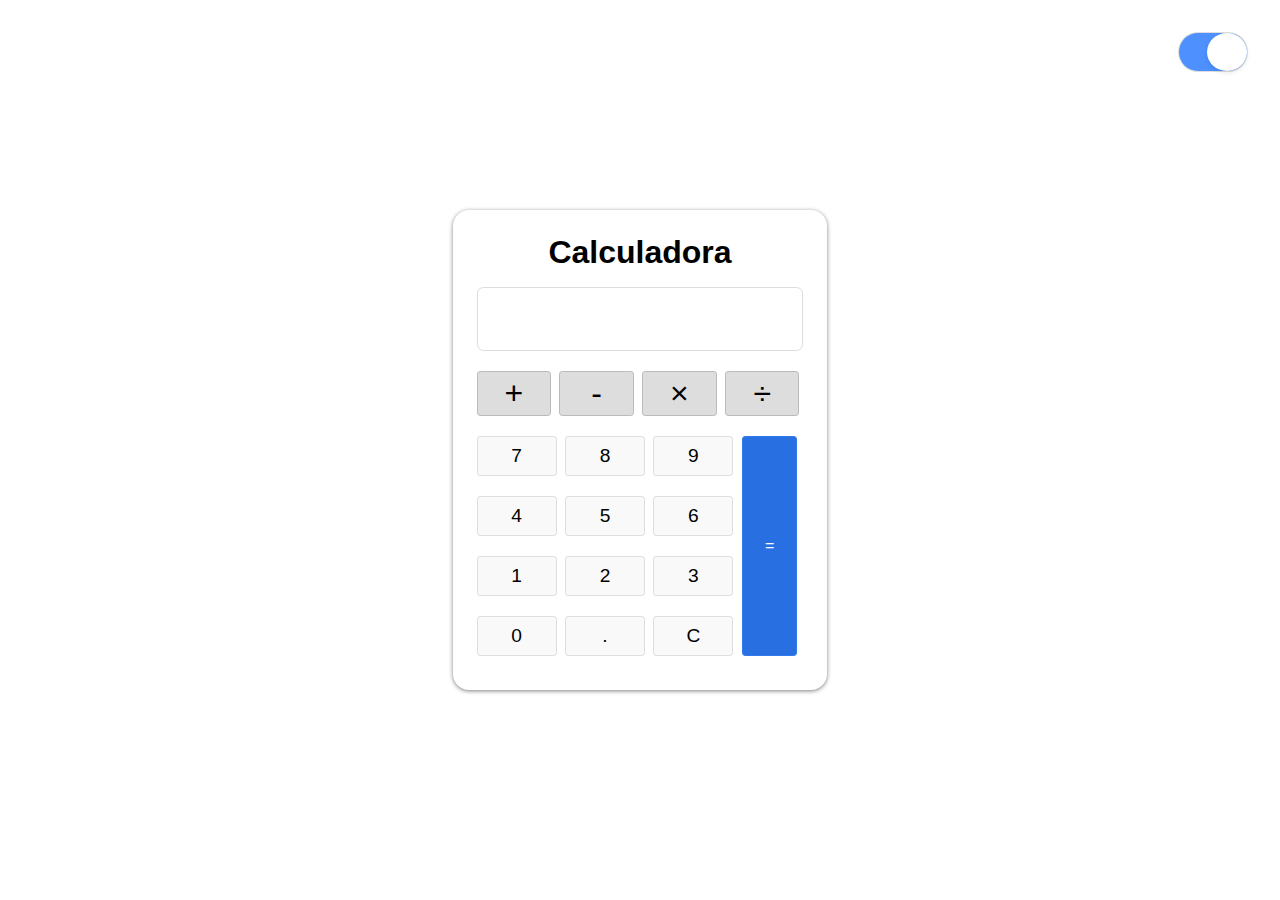
<file: Calculator/index.html>
<!DOCTYPE html>
<html lang="pt-BR">
  <head>
    <meta charset="UTF-8" />
    <meta http-equiv="X-UA-Compatible" content="IE=edge" />
    <meta name="viewport" content="width=device-width, initial-scale=1.0" />
    <link rel="stylesheet" href="style.css" />
    <link
      rel="stylesheet"
      href="https://fonts.googleapis.com/css2?family=Material+Symbols+Outlined:opsz,wght,FILL,GRAD@48,400,1,0"
    />
    <title>Calculator</title>
  </head>
  <body>
    <img class="dark_mode" src="./dark_mode.svg" alt="" />
    <svg
      xmlns="http://www.w3.org/2000/svg"
      height="48"
      width="48"
      class="light_mode hidden"
    >
      <path
        d="M24 33.9Q19.9 33.9 17 31Q14.1 28.1 14.1 24Q14.1 19.9 17 16.975Q19.9 14.05 24 14.05Q28.1 14.05 31.025 16.975Q33.95 19.9 33.95 24Q33.95 28.1 31.025 31Q28.1 33.9 24 33.9ZM3.5 26.25Q2.6 26.25 1.925 25.575Q1.25 24.9 1.25 24Q1.25 23.05 1.925 22.375Q2.6 21.7 3.5 21.7H8.5Q9.45 21.7 10.125 22.375Q10.8 23.05 10.8 24Q10.8 24.95 10.125 25.6Q9.45 26.25 8.5 26.25ZM39.5 26.25Q38.6 26.25 37.925 25.575Q37.25 24.9 37.25 24Q37.25 23.05 37.925 22.375Q38.6 21.7 39.5 21.7H44.5Q45.45 21.7 46.125 22.375Q46.8 23.05 46.8 24Q46.8 24.95 46.125 25.6Q45.45 26.25 44.5 26.25ZM24 10.75Q23.05 10.75 22.4 10.075Q21.75 9.4 21.75 8.5V3.5Q21.75 2.55 22.425 1.875Q23.1 1.2 24 1.2Q24.95 1.2 25.625 1.875Q26.3 2.55 26.3 3.5V8.5Q26.3 9.4 25.625 10.075Q24.95 10.75 24 10.75ZM24 46.75Q23.05 46.75 22.4 46.075Q21.75 45.4 21.75 44.5V39.5Q21.75 38.55 22.425 37.875Q23.1 37.2 24 37.2Q24.95 37.2 25.625 37.875Q26.3 38.55 26.3 39.5V44.5Q26.3 45.4 25.625 46.075Q24.95 46.75 24 46.75ZM11.5 14.65 8.65 11.85Q7.95 11.25 7.95 10.275Q7.95 9.3 8.65 8.6Q9.25 7.95 10.2 7.95Q11.15 7.95 11.85 8.6L14.7 11.45Q15.35 12.1 15.35 13.05Q15.35 14 14.7 14.6Q14.05 15.3 13.075 15.325Q12.1 15.35 11.5 14.65ZM36.2 39.35 33.35 36.5Q32.65 35.9 32.65 34.975Q32.65 34.05 33.4 33.35Q33.95 32.7 34.925 32.7Q35.9 32.7 36.55 33.35L39.4 36.1Q40.05 36.75 40.05 37.725Q40.05 38.7 39.4 39.35Q38.75 40.05 37.8 40.05Q36.85 40.05 36.2 39.35ZM33.4 14.65Q32.7 14 32.7 13.05Q32.7 12.1 33.4 11.45L36.15 8.6Q36.75 7.95 37.725 7.95Q38.7 7.95 39.4 8.6Q40.05 9.25 40.05 10.2Q40.05 11.15 39.4 11.8L36.55 14.65Q35.9 15.35 34.975 15.35Q34.05 15.35 33.4 14.65ZM8.65 39.35Q7.95 38.75 7.95 37.8Q7.95 36.85 8.65 36.15L11.5 33.3Q12.1 32.65 13.025 32.625Q13.95 32.6 14.6 33.3Q15.3 33.95 15.3 34.925Q15.3 35.9 14.65 36.5L11.9 39.35Q11.25 40.05 10.275 40.05Q9.3 40.05 8.65 39.35Z"
        fill="#ffffff"
      />
    </svg>
    <div class=".switch__container" id="changeTheme">
      <input
        class="switch switch--shadow"
        type="checkbox"
        name="theme"
        id="theme"
      />
      <label for="theme"></label>
    </div>
    <main class="calculator">
      <h1>Calculadora</h1>
      <div class="input" id="input"></div>
      <div class="buttons">
        <div class="operators">
          <div>+</div>
          <div>-</div>
          <div>&times;</div>
          <div>&divide;</div>
        </div>
        <aside>
          <div class="numbers">
            <div>7</div>
            <div>8</div>
            <div>9</div>
          </div>
          <div class="numbers">
            <div>4</div>
            <div>5</div>
            <div>6</div>
          </div>
          <div class="numbers">
            <div>1</div>
            <div>2</div>
            <div>3</div>
          </div>
          <div class="numbers">
            <div>0</div>
            <div>.</div>
            <div id="clear">C</div>
          </div>
        </aside>
        <div class="equal" id="result">=</div>
      </div>
    </main>
    <script src="./main.js"></script>
  </body>
</html>
</file>
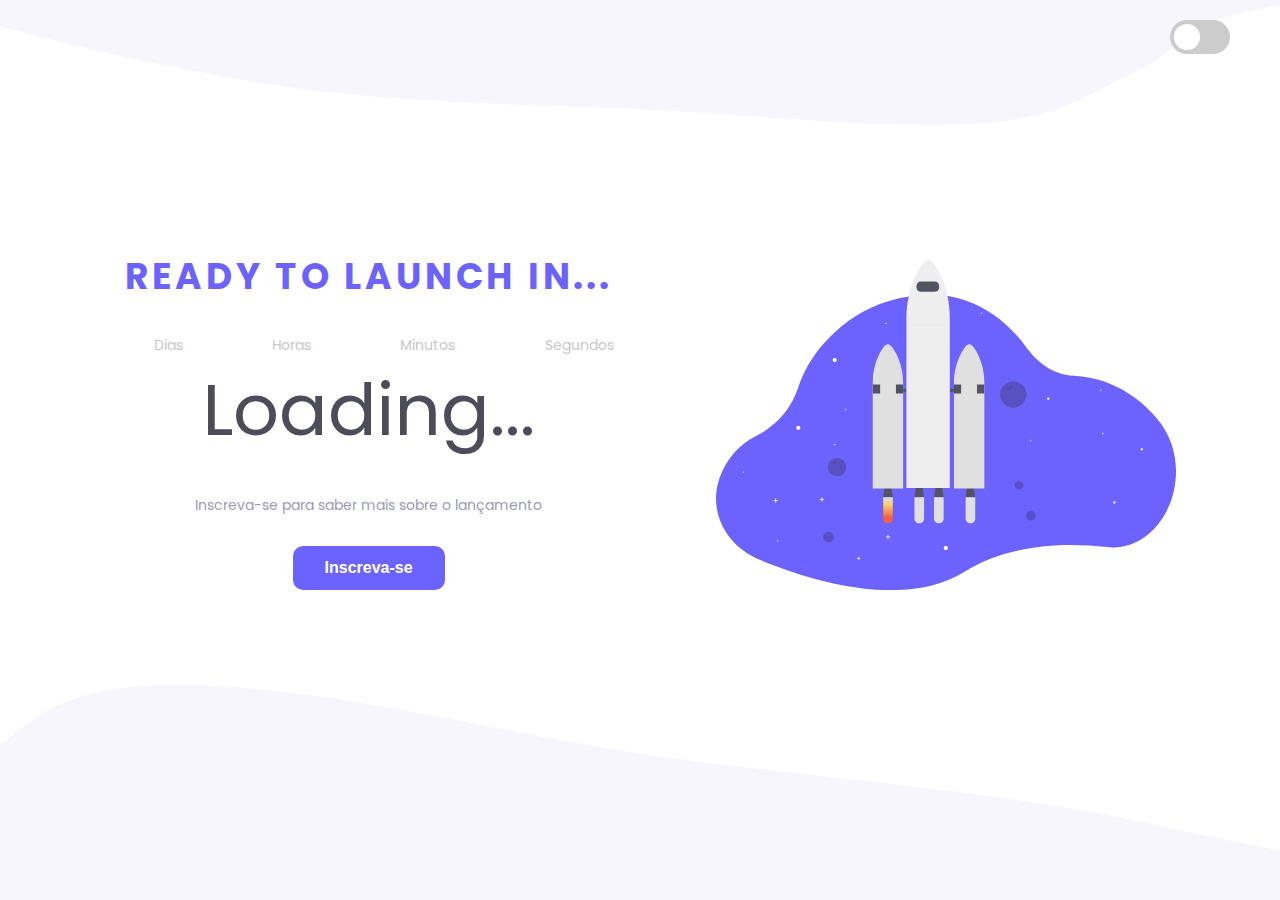
<file: CoutdownTimer/index.html>
<!DOCTYPE html>
<html lang="pt_BR">
  <head>
    <meta charset="UTF-8" />
    <meta http-equiv="X-UA-Compatible" content="IE=edge" />
    <meta name="viewport" content="width=device-width, initial-scale=1.0" />
    <link rel="stylesheet" href="./style.css" />
    <link rel="preconnect" href="https://fonts.googleapis.com" />
    <link rel="preconnect" href="https://fonts.gstatic.com" crossorigin />
    <link
      href="https://fonts.googleapis.com/css2?family=Poppins:wght@400;700&display=swap"
      rel="stylesheet"
    />
    <title>CoutdownTimer</title>
  </head>
  <body class="light-theme">
    <label class="switch">
      <input type="checkbox">
      <span class="slider round"></span>
    </label>
    <main>
        <section id="info">
          <h1>Ready to launch in...</h1>
          <div id="countTime">
            <div id="references">
              <p>Dias</p>
              <p>Horas</p>
              <p>Minutos</p>
              <p>Segundos</p>
            </div>
            <h2 id="countDown">Loading...</h2>
          </div>
          <p>Inscreva-se para saber mais sobre o lançamento</p>
          <button id="subscribe">Inscreva-se</button>
        </section>
        <img src="./assets/rocket.svg" alt="">
    </main>
    <div id="modal">
      <div id="modal-content">
        <span class="close">&times;</span>

        <div id="inscricao">
          <h1>Inscreva-se para receber as atualizações recentes!</h1>
          <form action="https://formsubmit.co/matheusjurkovich@gmail.com" method="POST">
            <label>Nome:</label>
            <input type="text" name="userName" id="userName" placeholder="Digite seu nome" required>
            <label>Email:</label>
            <input type="email" name="userEmail" id="userEmail" placeholder="Digite seu email" required>
            <label>Telefone:</label>
            <input type="tel" name="userCel" id="userCel" placeholder="xxxxx-xxxx" maxlength="9">
            <input type="submit" id="submitForm" value="Enviar">
            <input type="hidden" name="_captcha" value="false">
            <input type="hidden" name="_next" value="https://matheusjurkovich.github.io/Projects/CoutdownTimer/greeting.html">
          </form>
        </div>
      </div>
    </div>
    <script src="./main.js"></script>
  </body>
</html>
</file>
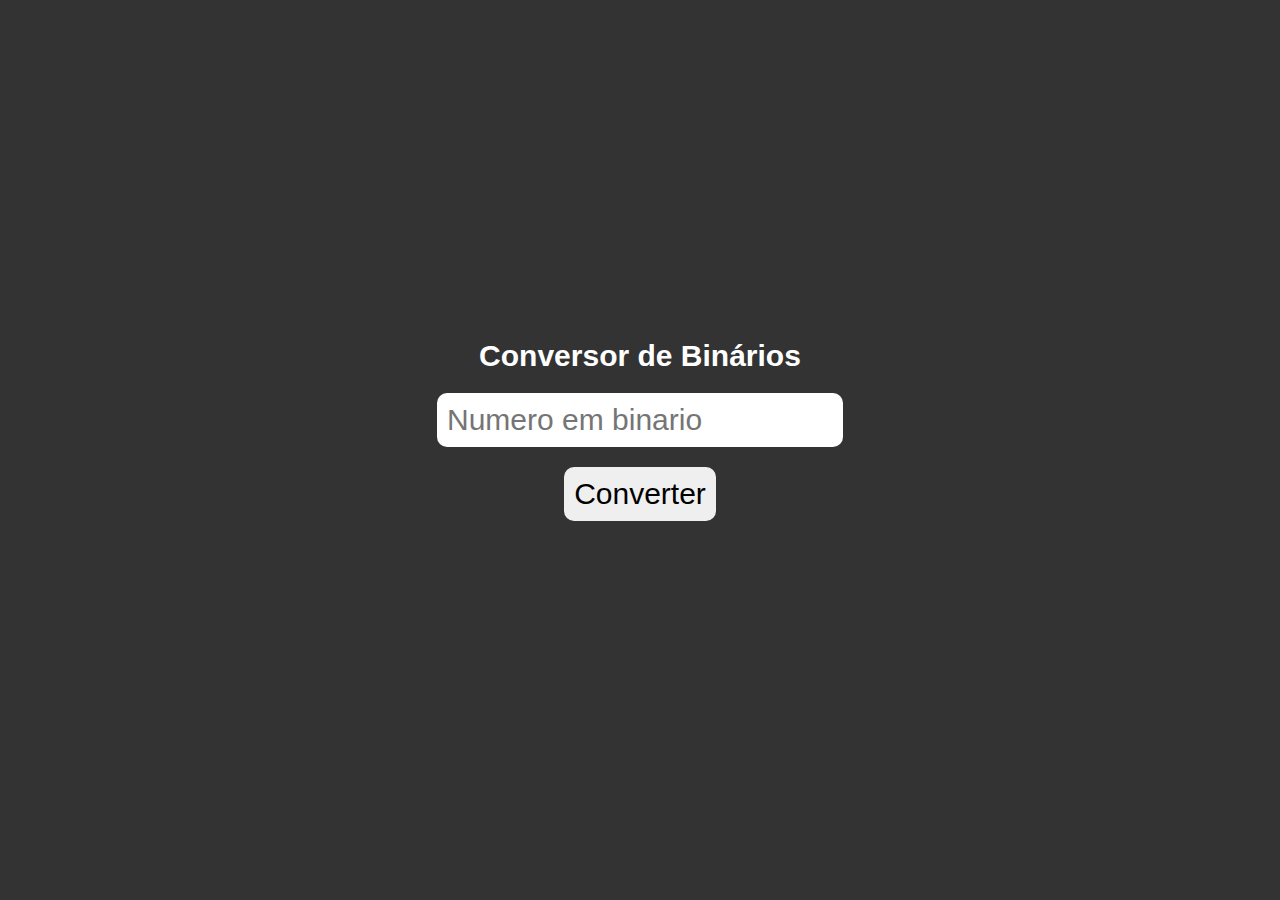
<file: NumeroEmBinario/index.html>
<!DOCTYPE html>
<html lang="pt-BR">
<head>
    <meta charset="UTF-8">
    <meta http-equiv="X-UA-Compatible" content="IE=edge">
    <meta name="viewport" content="width=device-width, initial-scale=1.0">
    <link rel="stylesheet" href="./style.css">
    <title>Binario</title>
</head>
<body>
    <h1>Conversor de Binários</h1>
    <input type="number" name="number" id="numberBinary" placeholder="Numero em binario">
    <input type="button" value="Converter" id="convert">
    <div id="resultBinary"></div>
    <div id="resultDecimal"></div>
    <script src="./main.js"></script>
</body>
</html>
</file>
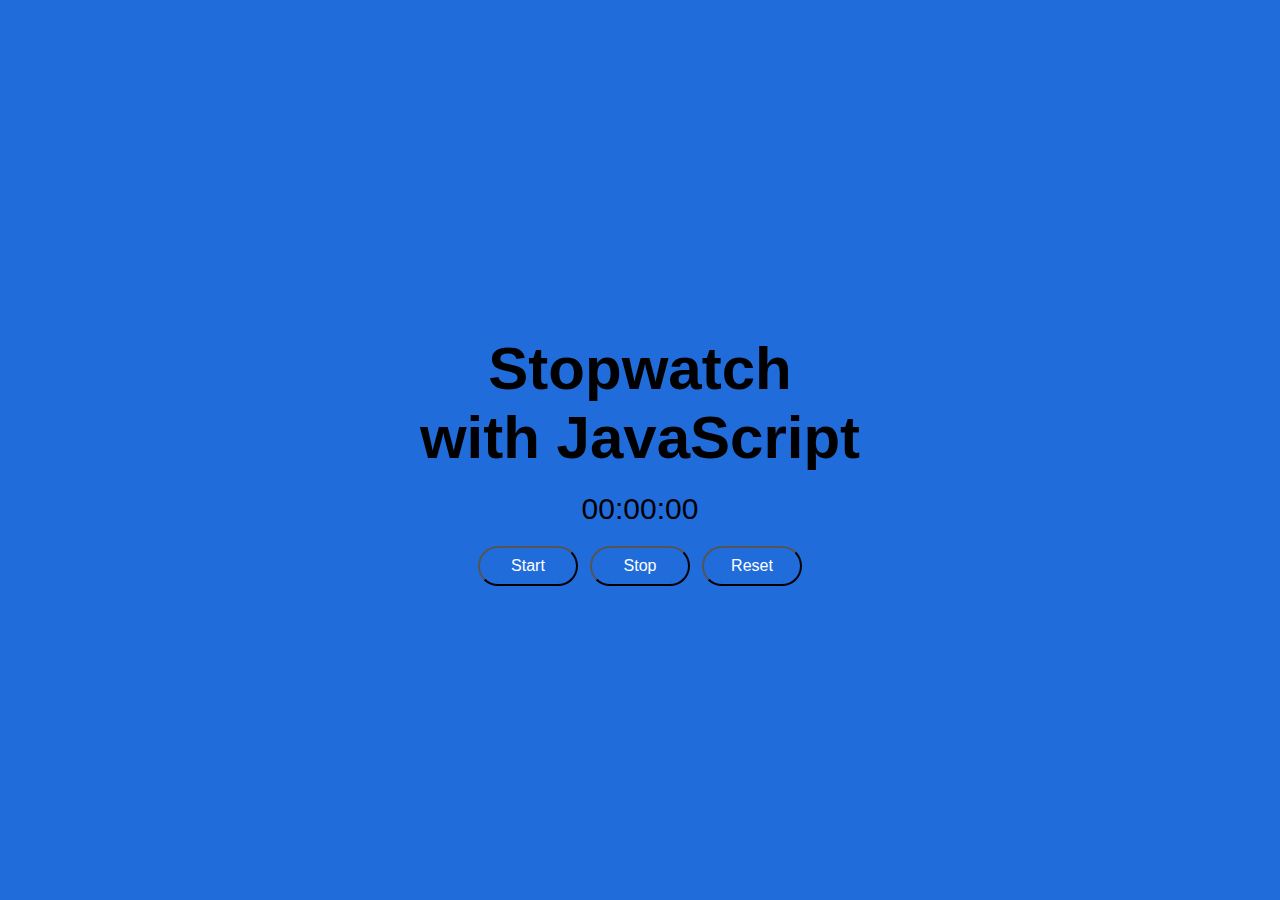
<file: Stopwatch/index.html>
<!DOCTYPE html>
<html lang="pt-BR">
  <head>
    <meta charset="UTF-8" />
    <meta http-equiv="X-UA-Compatible" content="IE=edge" />
    <meta name="viewport" content="width=device-width, initial-scale=1.0" />
    <link rel="stylesheet" href="./style.css" />
    <title>Stopwatch</title>
  </head>
  <body>
    <main>
      <h1>
        Stopwatch
        <br />
        with JavaScript
      </h1>
      <p><span id="minutes">00</span>:<span id="seconds">00</span>:<span id="tens">00</span></p>
      <section id="buttons">
        <input type="button" id="btn-start" value="Start" />
        <input type="button" id="btn-stop" value="Stop" />
        <input type="button" id="btn-reset" value="Reset" />
      </section>
    </main>

    <script src="./main.js"></script>
  </body>
</html>
</file>
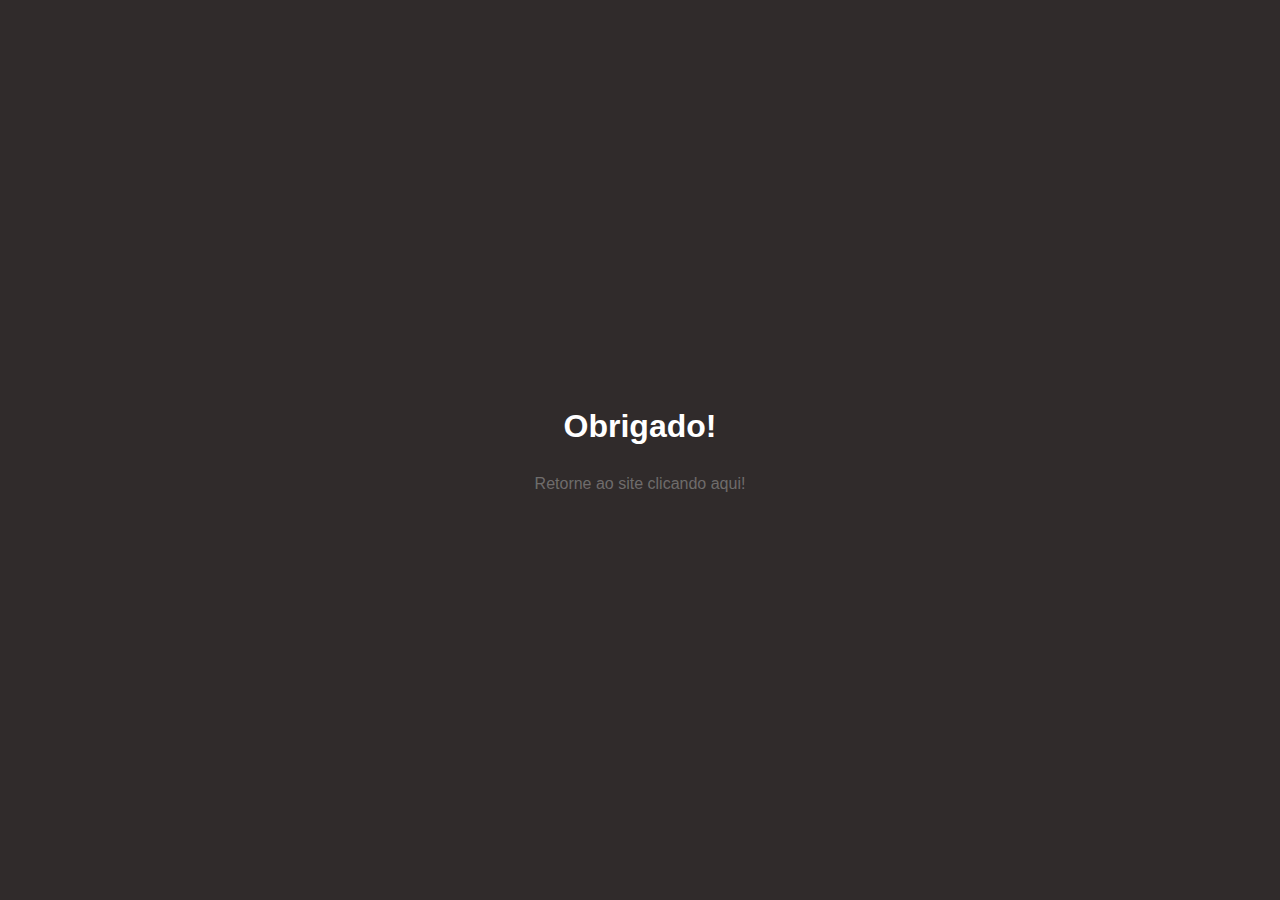
<file: CoutdownTimer/greeting.html>
<!DOCTYPE html>
<html lang="en">
<head>
    <meta charset="UTF-8">
    <meta http-equiv="X-UA-Compatible" content="IE=edge">
    <meta name="viewport" content="width=device-width, initial-scale=1.0">
    <title>Thank you!</title>
    <style>
        * {
            margin: 0;
            padding: 0;
            box-sizing: border-box;
        }

        :root {
            font-size: 62.5%;
            --bg-color: #302b2b;
        }

        body {
            display: flex;
            flex-direction: column;
            justify-content: center;
            align-items: center;
            gap: 3rem;
            height: 100vh;
            font-family: "Poppins", sans-serif;
            font-size: 1.6rem;
            background-color: var(--bg-color);
            color: white;
        }

        h1 {
            font-size: 3.2rem;
        }

        a {
            text-decoration: none;
            color: #ffffff4f;
        }

        a:hover {
            font-weight: 700;
        }
    </style>
</head>
<body>
    <h1>Obrigado!</h1>
    <a href="./index.html">Retorne ao site clicando aqui!</a>
</body>
</html>
</file>
<file: Calculator/style.css>
* {
  margin: 0;
  padding: 0;
  box-sizing: border-box;
  font-family: Arial, Helvetica, sans-serif;
}

:root {
  --main: #fff;
  --input: #fff;
  --calculator-body: #fff;
  --operators: #ddd;
  --numbers: #f9f9f9;
  --letters: #000000;
}

#changeTheme {
  position: absolute;
  color: var(--letters);
  top: 0%;
  right: 0;
  margin: 2rem;
}

.dark_mode {
  position: absolute;
  top: 0;
  right: 110px;
  margin-top: 1.8rem;
}

.light_mode {
  position: absolute;
  top: 0;
  right: 110px;
  margin-top: 1.8rem;
  fill: white;
}

.hidden {
  display: none;
}

/*----- BOTAO SWITCH---------*/
.switch__container {
  margin: 1px auto;
  width: 120px;
}

.switch {
  visibility: hidden;
  position: absolute;
  margin-left: -9999px;
}

.switch + label {
  display: block;
  position: relative;
  cursor: pointer;
  outline: none;
  user-select: none;
}

.switch--shadow + label {
  padding: 2px;
  width: 70px;
  height: 40px;
  background-color: #dddddd;
  border-radius: 60px;
}
.switch--shadow + label:before,
.switch--shadow + label:after {
  display: block;
  position: absolute;
  top: 1px;
  left: 1px;
  bottom: 1px;
  content: '';
}
.switch--shadow + label:before {
  right: 1px;
  background-color: #f1f1f1;
  border-radius: 60px;
  transition: background 0.4s;
}
.switch--shadow + label:after {
  width: 40px;
  background-color: #fff;
  border-radius: 100%;
  box-shadow: 0 2px 5px rgba(0, 0, 0, 0.096);
  transition: all 0.4s;
}
.switch--shadow:checked + label:before {
  background-color: #4d90fe;
}
.switch--shadow:checked + label:after {
  transform: translateX(28px);
}

/*----- FIM BOTAO SWITCH---------*/

body {
  display: flex;
  justify-content: center;
  align-items: center;
  height: 100vh;
  background-color: var(--main);
}

.calculator {
  padding: 1.5rem;
  box-shadow: 0px 1px 4px 0px rgba(0, 0, 0, 0.5);
  border-radius: 1rem;
  background-color: var(--calculator-body);
}

h1 {
  text-align: center;
  margin-bottom: 1rem;
  color: var(--letters);
}

.input {
  display: flex;
  justify-content: right;
  align-items: center;
  padding-right: 1rem;
  border: 1px solid #ddd;
  border-radius: 0.4rem;
  height: 4rem;
  font-size: 2.5rem;
  overflow-x: auto;
  transition: all 0.2s ease-in-out;
  background-color: var(--input);
  color: var(--letters);
}

.input:hover {
  border: 1px solid #bbb;
  -webkit-box-shadow: inset 0px 1px 4px 0px rgba(0, 0, 0, 0.2);
  box-shadow: inset 0px 1px 4px 0px rgba(0, 0, 0, 0.2);
}

.operators div {
  display: inline-block;
  border: 1px solid #bbb;
  border-radius: 0.2rem;
  width: 4.65rem;
  text-align: center;
  font-size: 2rem;
  padding: 0.2rem;
  margin: 20px 4px 10px 0;
  cursor: pointer;
  background-color: var(--operators);
  color: var(--letters);
  transition: border-color 0.2s ease-in-out, background-color 0.2s,
    box-shadow 0.2s;
}

.operators div:hover {
  background-color: #8f8c8c;
  -webkit-box-shadow: 0px 1px 4px 0px rgba(0, 0, 0, 0.2);
  box-shadow: 0px 1px 4px 0px rgba(0, 0, 0, 0.2);
  border-color: #aaa;
}

.operators div:active {
  font-weight: bold;
  background-color: rgb(180, 178, 178);
}

aside {
  display: inline-block;
}

.numbers div {
  font-size: 1.2rem;
  display: inline-block;
  border: 1px solid #ddd;
  border-radius: 0.2rem;
  width: 5rem;
  text-align: center;
  padding: 8px;
  margin: 10px 4px 10px 0;
  cursor: pointer;
  background-color: var(--numbers);
  color: var(--letters);
  transition: border-color 0.2s ease-in-out, background-color 0.2s,
    box-shadow 0.2s;
}

.numbers div:hover {
  background-color: #8f8c8c;
  -webkit-box-shadow: 0px 1px 4px 0px rgba(0, 0, 0, 0.2);
  box-shadow: 0px 1px 4px 0px rgba(0, 0, 0, 0.2);
  border-color: #bbb;
}

.numbers div:active {
  font-weight: bold;
  background-color: #cac8c8;
}

.equal {
  display: inline-block;
  border: 1px solid #3079ed;
  border-radius: 0.2rem;
  width: 17%;
  text-align: center;
  padding: 100px 10px;
  margin: 10px 6px 10px 0;
  vertical-align: top;
  cursor: pointer;
  color: #fff;
  background-color: #286fe2;
  transition: all 0.2s ease-in-out;
}

div.equal:hover {
  background-color: #0642a3;
  -webkit-box-shadow: 0px 1px 4px 0px rgba(0, 0, 0, 0.2);
  box-shadow: 0px 1px 4px 0px rgba(0, 0, 0, 0.2);
  border-color: #1857bb;
}

div.equal:active {
  font-weight: bold;
  background-color: #152f5a;
}
</file>
<file: CoutdownTimer/style.css>
* {
  margin: 0;
  padding: 0;
  box-sizing: border-box;
}

:root {
  font-size: 62.5%;
}

.light-theme {
  --black: #4d4c59;
  --purple: #6c63ff;
  --light-grey: #c8c8c8;
  --text-color: #9c9ab6;
  --bg-color: #ffffff;
  --close-button: #000000;
  transition: 0.5s;
}

.dark-theme {
  --black: #d6d5e6;
  --purple: #6c63ff;
  --light-grey: #c8c8c8;
  --text-color: #9c9ab6;
  --bg-color: #302b2b;
  --close-button: #ffffff;
  transition: 0.5s;
}

body {
  display: flex;
  flex-direction: column;
  justify-content: space-between;
  height: 100vh;
  justify-content: center;
  font-family: "Poppins", sans-serif;
  font-size: 1.6rem;
  background: url(./assets/top-image.svg), url(./assets/bottom-image.svg);
  background-repeat: no-repeat, no-repeat;
  background-position: top, bottom;
  background-size: 100vw, 100vw;
  background-color: var(--bg-color)
}

/*============  SITE LAYOUT  ============ */

main {
  display: flex;
  gap: 8.2rem;
  justify-content: center;
  margin-bottom: 5rem;
}

main img {
  width: 36%;
}

#info {
  display: flex;
  flex-direction: column;
  align-items: center;
  gap: 3rem;
  width: 53rem;
  height: 35rem;
}

#info h1 {
  font-weight: 700;
  font-size: 3.6rem;
  line-height: 5.4rem;
  letter-spacing: 0.105em;
  text-transform: uppercase;
  color: var(--purple);
}

#countTime #references {
  display: flex;
  justify-content: space-between;
  padding-left: 5rem;
  padding-right: 2rem;
}

#countTime #references p {
  color: var(--light-grey);
}

#countTime #countDown {
  font-weight: 400;
  font-size: 7.2rem;
  line-height: 10.8rem;
  color: var(--black);
  width: 53rem;
  display: flex;
  justify-content: center;
}

#info p {
  font-weight: 400;
  font-size: 1.4rem;
  line-height: 2.2rem;
  color: var(--text-color);
}

#info button {
  border: none;
  background-color: var(--purple);
  color: #ffffff;
  font-size: 1.6rem;
  line-height: 2.4rem;
  padding-inline: 3.2rem;
  padding-block: 1rem;
  border-radius: 1rem;
  cursor: pointer;
  font-weight: 700;
}

#info button:hover {
  filter: brightness(1.2);
}

#info button:active {
  filter: brightness(1);
}

/*============  SWITCH  ============ */

.switch {
  position: absolute;
  display: inline-block;
  top: 2rem;
  right: 5rem;
  width: 6rem;
  height: 3.4rem;
}

.switch input { 
  opacity: 0;
  width: 0;
  height: 0;
}

.slider {
  position: absolute;
  cursor: pointer;
  top: 0;
  left: 0;
  right: 0;
  bottom: 0;
  background-color: #ccc;
  -webkit-transition: .4s;
  transition: .4s;
}

.slider:before {
  position: absolute;
  content: "";
  height: 2.6rem;
  width: 2.6rem;
  left: 0.4rem;
  bottom: 0.4rem;
  background: white url('https://i.ibb.co/7JfqXxB/sunny.png');
  background-size: 2rem;
  background-position: center;
  background-repeat: no-repeat;
  background-color: white;
  -webkit-transition: .4s;
  transition: .4s;
}

input:checked + .slider {
  background-color: var(--purple);
}

input:checked + .slider:before {
  -webkit-transform: translateX(2.6rem);
  -ms-transform: translateX(2.6rem);
  transform: translateX(2.6rem);
  background: white url('https://i.ibb.co/FxzBYR9/night.png');
  background-size: 2rem;
  background-position: center;
  background-repeat: no-repeat;
}

.slider.round {
  border-radius: 3.4rem;
}

.slider.round:before {
  border-radius: 50%;
}

/*============  MODAL  ============ */

#modal {
  display: none;
  position: fixed;
  z-index: 1;
  padding-top: 10rem;
  left: 0;
  top: 0;
  width: 100%;
  height: 100%;
  overflow: auto;
  background-color: rgb(0,0,0);
  background-color: rgba(0,0,0,0.4);
}

#modal-content {
  position: relative;
  background-color: var(--bg-color);
  width: 70%;
  height: 85%;
  box-shadow: 0 0.4rem 0.8rem 0 rgba(0,0,0,0.2),0 0.6rem 2rem 0 rgba(0,0,0,0.19);
  border-radius: 1rem;
  border: 0;
  margin: auto;
  -webkit-animation-name: openModal;
  -webkit-animation-duration: 0.4s;
  animation-name: openModal;
  animation-duration: 0.4s;
}

@-webkit-keyframes openModal {
  from {transform: scale(0); opacity:0}
  to {transform: scale(1); opacity:1}
}

@keyframes openModal {
  from {transform: scale(0); opacity:0}
  to {transform: scale(1); opacity:1}
}

.close {
  color: var(--close-button);
  float: right;
  margin-right: 1.2rem;
  font-size: 3rem;
}

.close:hover,
.close:focus {
  filter: brightness(0.8);
  text-decoration: none;
  cursor: pointer;
}

/*============  FORMULÁRIO MODAL  ============ */

#inscricao {
  display: flex;
  align-items: center;
  justify-content: center;
  position: relative;
  gap: 2rem;
  width: 100%;
  height: 80%;
}

#inscricao h1 {
  display: inline;
  font-size: 3.6rem;
  width: 45rem;
  color: var(--close-button);
}

#modal #modal-content form {
  display: flex;
  flex-direction: column;
  gap: 1rem;
  justify-content: center;
  align-items: center;
  height: 40rem;
}

#modal #modal-content form label {
  color: var(--close-button);
}

#modal #modal-content form #userName, #userEmail, #userCel {
  width: 30rem;
  padding: 1rem;
  border: 0;
  box-shadow: 0rem 0rem 1rem rgba(0, 0, 0, 0.274);
  border-radius: 1rem;
}

#modal #modal-content form #submitForm {
  margin-top: 3rem;
  border: 0;
  background-color: var(--purple);
  color: #ffffff;
  font-size: 1.6rem;
  line-height: 2.4rem;
  padding-inline: 3.2rem;
  padding-block: 1rem;
  border-radius: 1rem;
  cursor: pointer;
  font-weight: 700;
}

#modal #modal-content form #submitForm:hover {
  filter: brightness(1.2);
}

#modal #modal-content form #submitForm:active {
  filter: brightness(1);
}

/*============  RESPOSIVIDADE  ============ */

@media (max-width: 1024px) {

  main {
    flex-direction: column;
    align-items: center;
  }

  main img {
    width: 80%;
  }

  #info {
    width: 37rem;
  }

  #info h1 {
    font-weight: 700;
    font-size: 2.6rem;
    line-height: 5.4rem;
    letter-spacing: 0.105em;
    text-transform: uppercase;
    color: var(--purple);
  }

  #countTime #countDown {
    font-weight: 400;
    font-size: 5.2rem;
    line-height: 10.8rem;
    color: var(--black);
    width: 37rem;
    display: flex;
    justify-content: center;
  }

  #countTime #references {
    padding-left: 5rem;
    padding-right: 0rem;
  }

  #modal-content {
    width: 90%;
    height: 75%;
  }
  
  #inscricao {
    flex-direction: column;
    gap: 0rem;
  }

  #inscricao h1 {
    font-size: 2rem;
    width: 32rem;
    text-align: center;
  }

  #modal #modal-content form #userName, #userEmail, #userCel {
    width: 32rem;
  }

  #modal #modal-content form #submitForm {
    margin-top: 5rem;
  }
  
}
</file>
<file: NumeroEmBinario/style.css>
* {
    margin: 0;
    padding: 0;
    box-sizing: border-box;
    font-family: Arial, Helvetica, sans-serif;
    font-size: 30px;
}

body {
    background-color: #333333;
    display: flex;
    align-items: center;
    justify-content: center;
    flex-direction: column;
    gap: 20px;
    height: 100vh;
    color: white;
}

#convert {
    padding: 10px;
    border: 0;
    border-radius: 10px;
}

#numberBinary {
    border: 0;
    padding: 10px;
    border-radius: 10px;
}
</file>
<file: Stopwatch/style.css>
* {
  margin: 0;
  padding: 0;
  box-sizing: border-box;
  font-family: Arial, Helvetica, sans-serif;
}

:root {
  font-size: 62.5%;
}

body {
  font-size: 3rem;
  background-color: rgb(33, 108, 219);
}

main {
  width: 100vw;
  height: 100vh;
  display: flex;
  justify-content: center;
  align-content: center;
  flex-direction: column;
  text-align: center;
}

h1 {
  margin: 20px 0;
}

#buttons {
  display: flex;
  margin-top: 20px;
  gap: 12px;
  justify-content: center;
}

#buttons input {
  width: 100px;
  height: 40px;
  border-radius: 20px;
  cursor: pointer;
  transition: 0.5s;
  font-size: 1.6rem;
  color: white;
  background-color: rgb(33, 108, 219);
}

#buttons input:hover {
  transform: translateY(-2px);
  color: black;
  transition: 0.5s;
  background-color: rgb(255, 255, 255);
}
</file>
